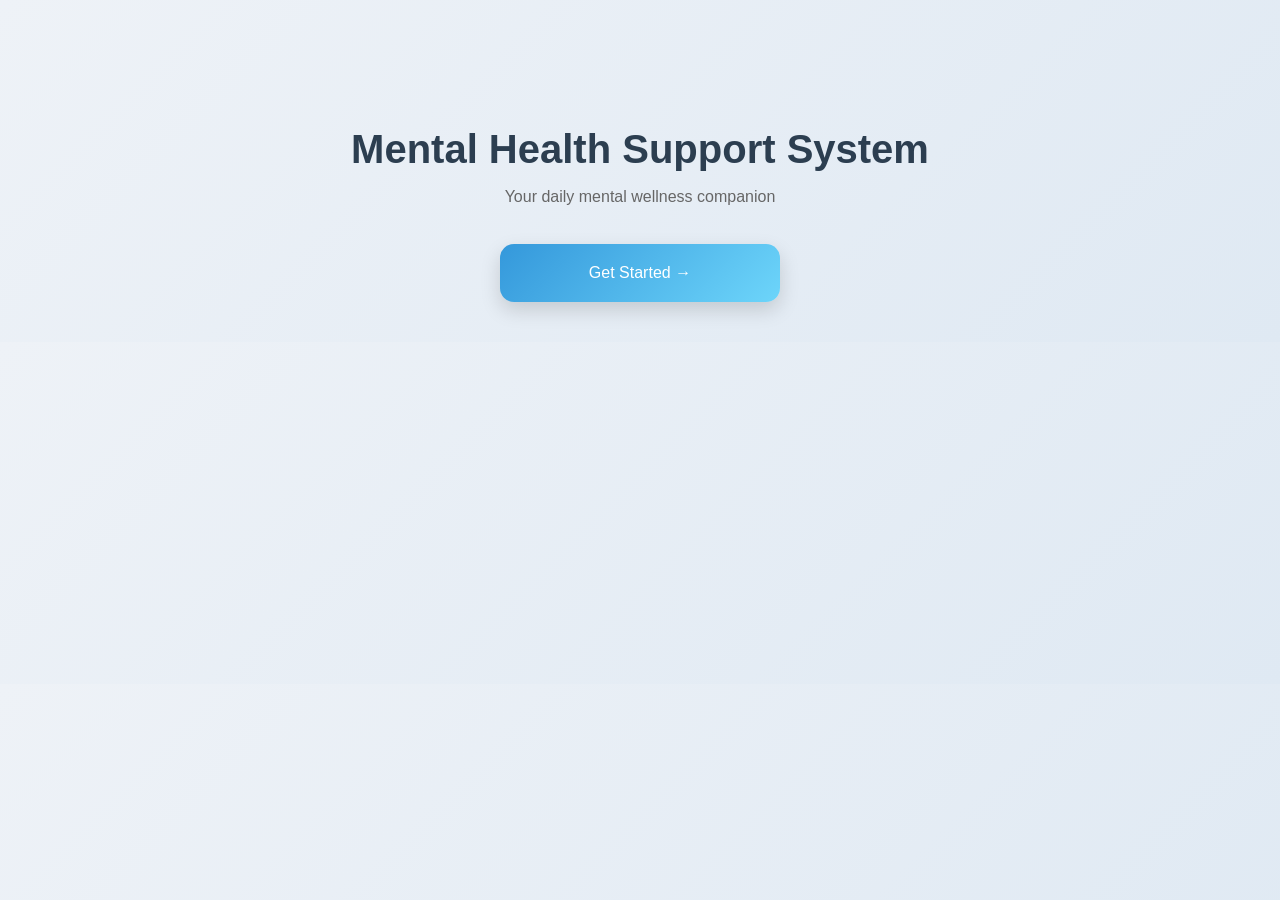
<file: index.html>
<!DOCTYPE html>
<html>
<head>
    <title>Mental Health App</title>
    <link rel="stylesheet" href="style.css">
</head>

<body>

<div class="main center">

    <h1 style="font-size:40px;">Mental Health Support System</h1>
    <p class="subtext">Your daily mental wellness companion</p>

    <br>

    <!-- 🔐 GO TO LOGIN -->
    <a href="login.html" class="card" style="text-decoration:none; padding:20px 40px; display:inline-block;">
        Get Started →
    </a>

</div>

</body>
</html>
</file>
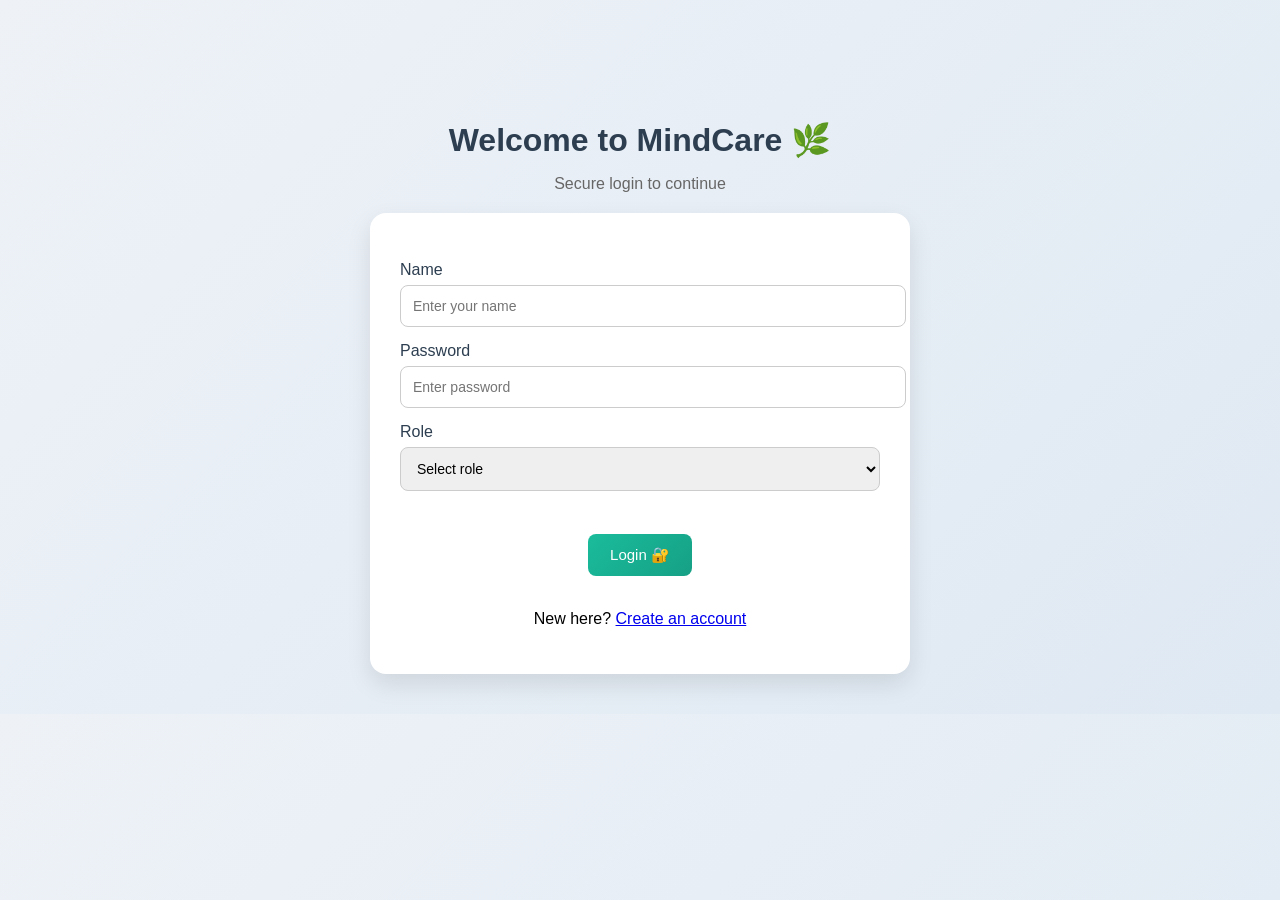
<file: login.html>
<!DOCTYPE html>
<html>
<head>
  <title>Login - MindCare</title>
  <link rel="stylesheet" href="style.css">
</head>
<body>

<div class="main center">
  <h1>Welcome to MindCare 🌿</h1>
  <p class="subtext">Secure login to continue</p>

  <div class="checkin-box">
    <label>Name</label>
    <input type="text" id="name" placeholder="Enter your name">

    <label style="margin-top:15px;">Password</label>
    <input type="password" id="password" placeholder="Enter password">

    <label style="margin-top:15px;">Role</label>
    <select id="role">
      <option value="">Select role</option>
      <option value="student">Student</option>
      <option value="counsellor">Counsellor</option>
      <option value="peer">Peer Support</option>
    </select>

    <br><br>
    <button onclick="handleLogin()">Login 🔐</button>
    <br><br>
    <p>New here? <a href="register.html">Create an account</a></p>
  </div>
</div>

<script src="api.js?v=2"></script>
<script>
async function handleLogin() {
  const name = document.getElementById("name").value.trim();
  const password = document.getElementById("password").value;
  const role = document.getElementById("role").value;

  if (!name || !password || !role) {
    alert("Please fill all fields");
    return;
  }

  try {
    const data = await login(name, password);
    if (data.token) {
      if (role === "student") window.location.href = "student.html";
      else if (role === "counsellor") window.location.href = "counsellor.html";
      else window.location.href = "peer.html";
    } else {
      alert("Login failed: " + (data.error || "Invalid credentials"));
    }
  } catch(err) {
    alert("Error: " + err.message);
  }
}
</script>

</body>
</html>
</file>
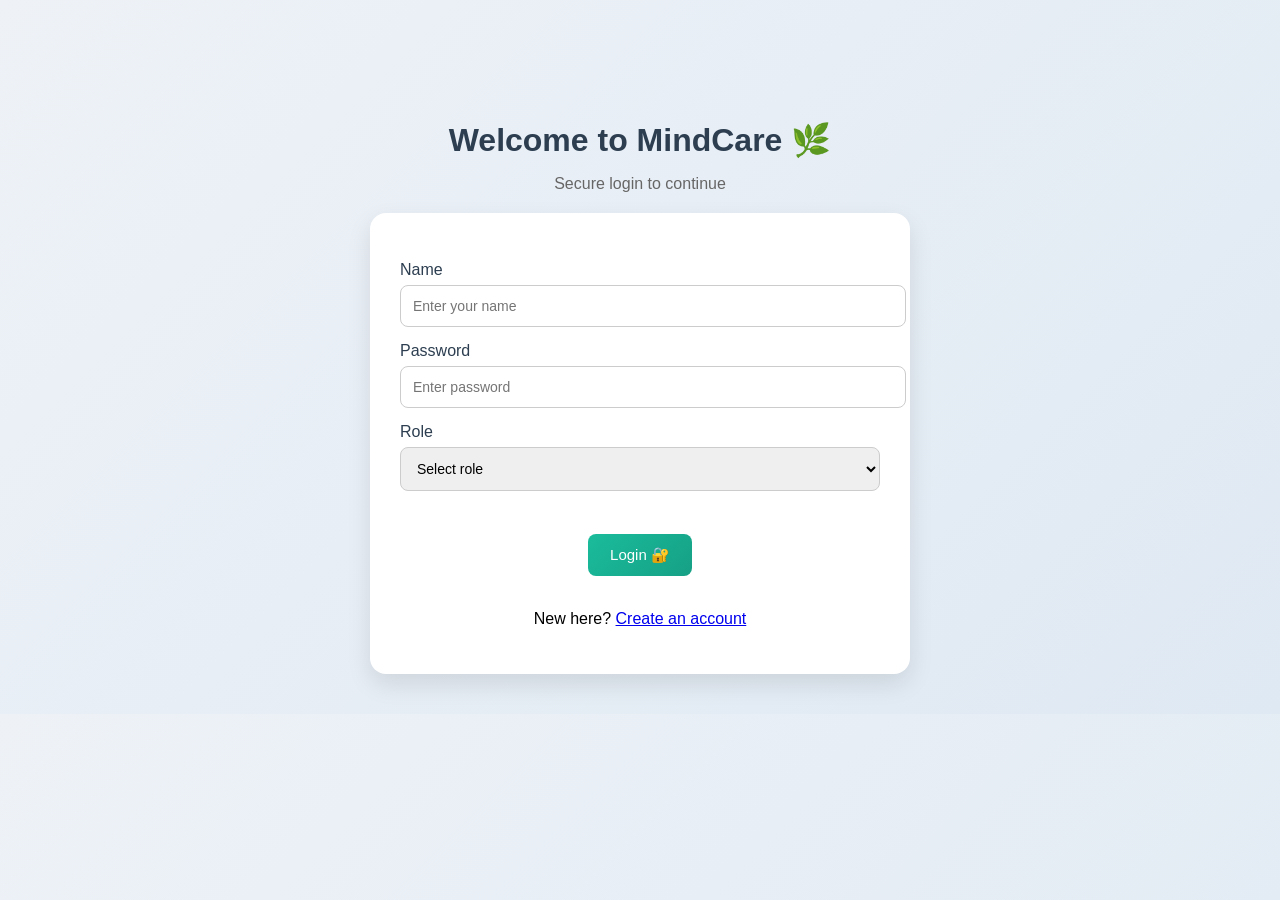
<file: peer.html>
<!DOCTYPE html>
<html>
<head>
  <title>Peer Support</title>
  <link rel="stylesheet" href="style.css">
</head>
<body>

<script>
const isLoggedIn = localStorage.getItem("loggedIn");
if (!isLoggedIn) window.location.href = "login.html";
</script>

<div class="main">
  <h1>Peer Support</h1>
  <p>Welcome, <span id="username"></span></p>

  <div class="form-group">
    <textarea id="postInput" placeholder="Share how you're feeling..."></textarea>
    <button onclick="submitPost()">Post</button>
  </div>

  <div id="posts-list">Loading posts...</div>

  <button onclick="logout()">Logout</button>
</div>

<script src="api.js"></script>
<script>
document.getElementById("username").innerText = localStorage.getItem("userName");

async function loadPosts() {
  const data = await getPeerPosts();
  const posts = data.posts || [];
  const container = document.getElementById('posts-list');

  if (posts.length === 0) {
    container.innerHTML = '<p>No posts yet. Be the first to share!</p>';
    return;
  }

  container.innerHTML = posts.map(p => `
    <div class="post">
      <p><strong>${p.posted_by}</strong>: ${p.content}</p>
      <small>${new Date(p.created_at).toLocaleDateString()}</small>
      <br>
      <input type="text" id="reply-${p.id}" placeholder="Write a reply...">
      <button onclick="submitReply(${p.id})">Reply</button>
      <span>${p.reply_count} replies</span>
    </div>
  `).join('');
}

async function submitPost() {
  const content = document.getElementById('postInput').value.trim();
  if (!content) {
    alert('Please write something first!');
    return;
  }
  const data = await createPeerPost(content);
  if (data.postId) {
    document.getElementById('postInput').value = '';
    alert('Posted successfully!');
    loadPosts();
  } else {
    alert('Error: ' + (data.error || 'Something went wrong'));
  }
}

async function submitReply(postId) {
  const input = document.getElementById(`reply-${postId}`);
  const content = input.value.trim();
  if (!content) {
    alert('Please write a reply first!');
    return;
  }
  const data = await replyToPeerPost(postId, content);
  if (data.message) {
    input.value = '';
    alert('Reply posted!');
    loadPosts();
  } else {
    alert('Error: ' + (data.error || 'Something went wrong'));
  }
}

function logout() {
  localStorage.removeItem("loggedIn");
  localStorage.removeItem("userName");
  localStorage.removeItem("userRole");
  localStorage.removeItem("token");
  window.location.href = "login.html";
}

loadPosts();
</script>

</body>
</html>
</file>
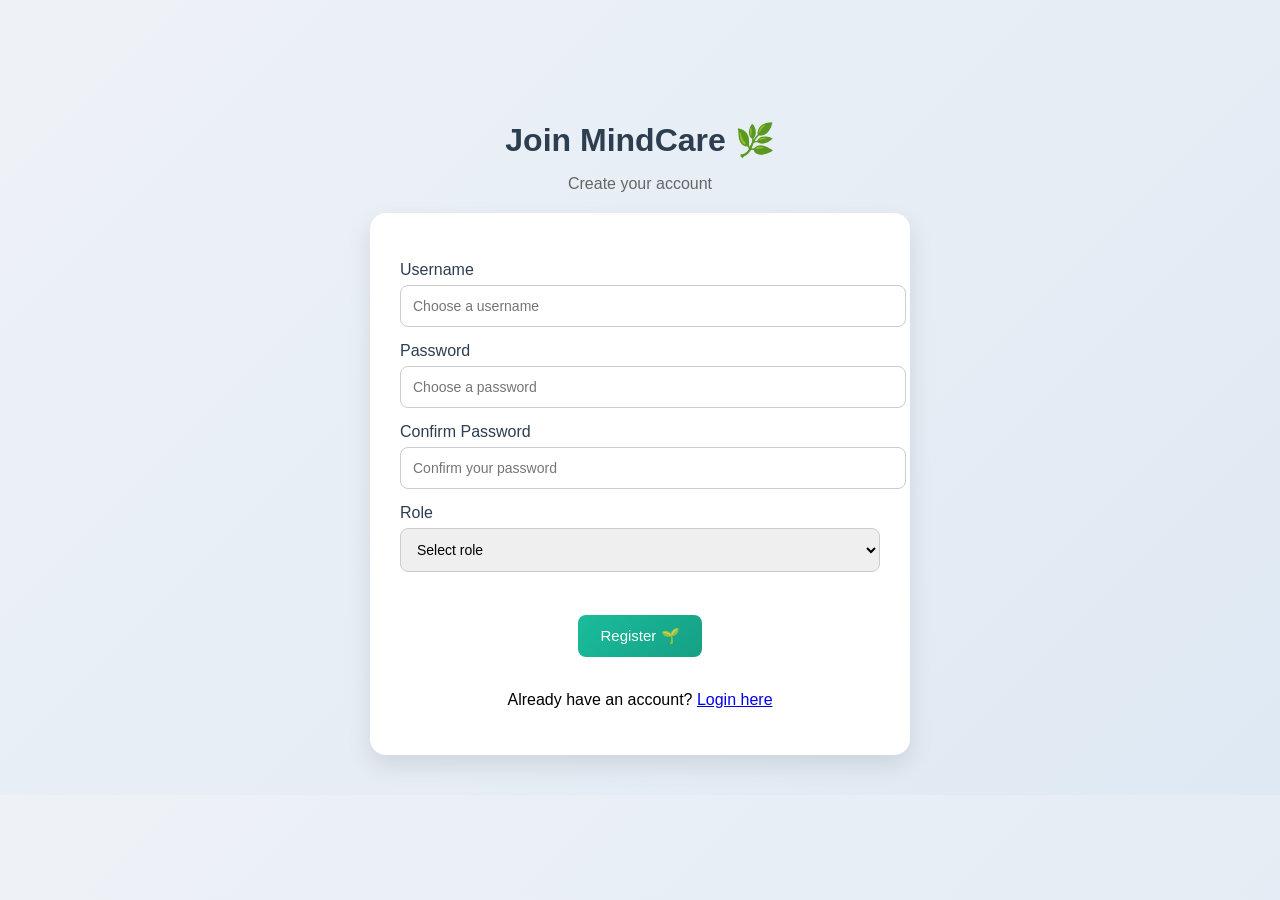
<file: register.html>
<!DOCTYPE html>
<html>
<head>
  <title>Register - MindCare</title>
  <link rel="stylesheet" href="style.css">
</head>
<body>

<div class="main center">
  <h1>Join MindCare 🌿</h1>
  <p class="subtext">Create your account</p>

  <div class="checkin-box">
    <label>Username</label>
    <input type="text" id="username" placeholder="Choose a username">

    <label style="margin-top:15px;">Password</label>
    <input type="password" id="password" placeholder="Choose a password">

    <label style="margin-top:15px;">Confirm Password</label>
    <input type="password" id="confirmpassword" placeholder="Confirm your password">

    <label style="margin-top:15px;">Role</label>
    <select id="role">
      <option value="">Select role</option>
      <option value="student">Student</option>
      <option value="counsellor">Counsellor</option>
      <option value="peer">Peer Support</option>
    </select>

    <br><br>
    <button onclick="handleRegister()">Register 🌱</button>
    <br><br>
    <p>Already have an account? <a href="login.html">Login here</a></p>
  </div>
</div>

<script src="api.js"></script>
<script>
async function handleRegister() {
  const username = document.getElementById("username").value.trim();
  const password = document.getElementById("password").value;
  const confirmpassword = document.getElementById("confirmpassword").value;
  const role = document.getElementById("role").value;

  if (!username || !password || !confirmpassword || !role) {
    alert("Please fill all fields!");
    return;
  }

  if (password !== confirmpassword) {
    alert("Passwords don't match!");
    return;
  }

  if (password.length < 4) {
    alert("Password must be at least 4 characters!");
    return;
  }

  const data = await register(username, password, role);

  if (data.userId) {
    alert("Account created successfully! Please login.");
    window.location.href = "login.html";
  } else {
    alert("Error: " + (data.error || "Something went wrong"));
  }
}
</script>

</body>
</html>
</file>
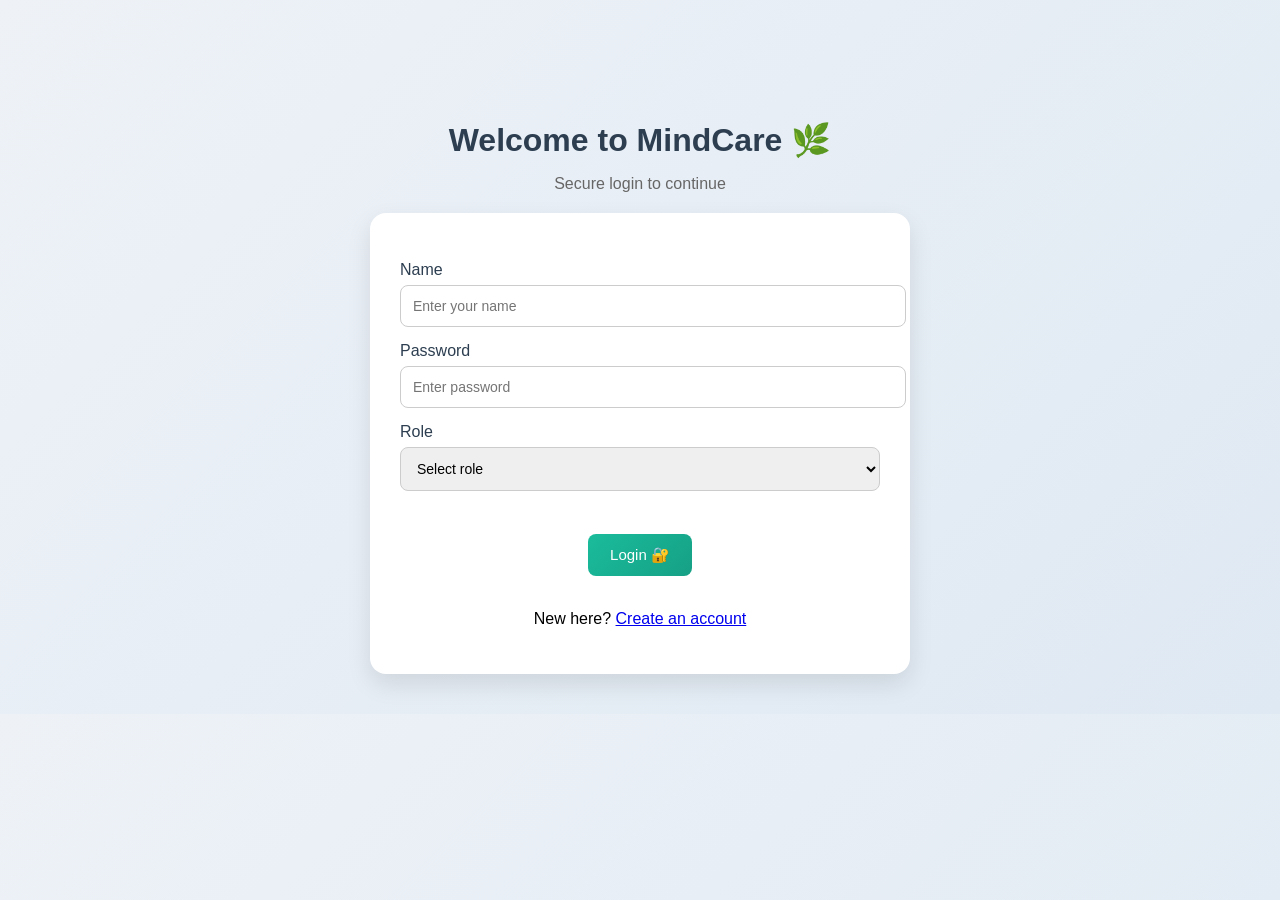
<file: student-detail.html>
<!DOCTYPE html>
<html>
<head>
    <title>Student Details</title>
    <link rel="stylesheet" href="style.css">
</head>

<body>

<script>
// 🔐 Protect page
if (!localStorage.getItem("token")) {
    window.location.href = "login.html";
}
</script>

<div class="container">

    <!-- Sidebar -->
    <div class="sidebar">
        <h2>MindCare</h2>
        <ul>
            <li><a href="counsellor.html">Dashboard</a></li>
            <li><a href="students.html">Students</a></li>
            <li><a href="index.html">Home</a></li>
        </ul>
    </div>

    <!-- Main -->
    <div class="main">

        <h1>Student Details 👤</h1>

        <!-- BASIC INFO -->
        <div class="detail-card">
            <p><strong>Student ID:</strong> <span id="studentId"></span></p>
            <p><strong>Status:</strong> <span id="status"></span></p>
            <p><strong>Last Check-in:</strong> Today</p>
        </div>

        <!-- RESPONSE VIEWER -->
        <div class="detail-card">
            <h3>🧠 Student Responses</h3>
            <ul id="answersList"></ul>
        </div>

        <!-- SUMMARY -->
        <div class="detail-card">
            <h3>📊 Summary</h3>
            <p><strong>Stress Level:</strong> 3</p>
            <p><strong>Sleep:</strong> 6 hours</p>
            <p><strong>Focus:</strong> 4</p>
            <p><strong>Mood:</strong> 😐 Neutral</p>
        </div>

        <!-- COUNSELLOR REPLY -->
        <div class="detail-card">
            <h3>💬 Counsellor Reply</h3>
            <textarea id="reply" placeholder="Write advice..."></textarea>
            <br><br>
            <button onclick="sendReply()">Send Reply</button>
        </div>

        <!-- NOTES -->
        <div class="detail-card">
            <h3>📝 Private Notes</h3>
            <textarea id="notes" placeholder="Only visible to you..."></textarea>
            <br><br>
            <button onclick="saveNotes()">Save Notes</button>
        </div>

        <!-- ACTIONS -->
        <div class="detail-card">
            <h3>🚨 Actions</h3>
            <button onclick="markAlert()">Needs Attention 🚨</button>
            <button onclick="markFollow()">Follow-up 📌</button>
        </div>

    </div>

</div>

<script>

// 🔹 Get ID
const params = new URLSearchParams(window.location.search);
const id = params.get("id");
document.getElementById("studentId").innerText = id;

// 🔥 DUMMY ANSWERS (simulate mental data)
const answers = [
    "Feels tired often",
    "Low motivation",
    "High academic pressure",
    "Feels lonely",
    "Social media stress",
    "Mentally exhausted",
    "Deadlines cause anxiety"
];

// 🔹 Display answers
const list = document.getElementById("answersList");
answers.forEach(a => {
    const li = document.createElement("li");
    li.innerText = a;
    list.appendChild(li);
});

// 🔥 RISK LOGIC
const statusEl = document.getElementById("status");

if (answers.length <= 2) {
    statusEl.innerText = "Normal 😊";
    statusEl.className = "status-normal";
}
else if (answers.length <= 5) {
    statusEl.innerText = "Moderate ⚠️";
    statusEl.className = "status-medium";
}
else {
    statusEl.innerText = "High Risk 🚨";
    statusEl.className = "status-high";
}

// 💬 Send reply
function sendReply() {
    const reply = document.getElementById("reply").value;

    if (!reply) {
        alert("Please write a reply");
        return;
    }

    localStorage.setItem("reply_" + id, reply);
    alert("Reply sent successfully 💬");
}

// 📝 Save notes
function saveNotes() {
    const notes = document.getElementById("notes").value;

    localStorage.setItem("notes_" + id, notes);
    alert("Notes saved ✅");
}

// 🚨 Actions
function markAlert() {
    alert("Marked as Needs Attention 🚨");
}

function markFollow() {
    alert("Marked for Follow-up 📌");
}

</script>

</body>
</html>
</file>
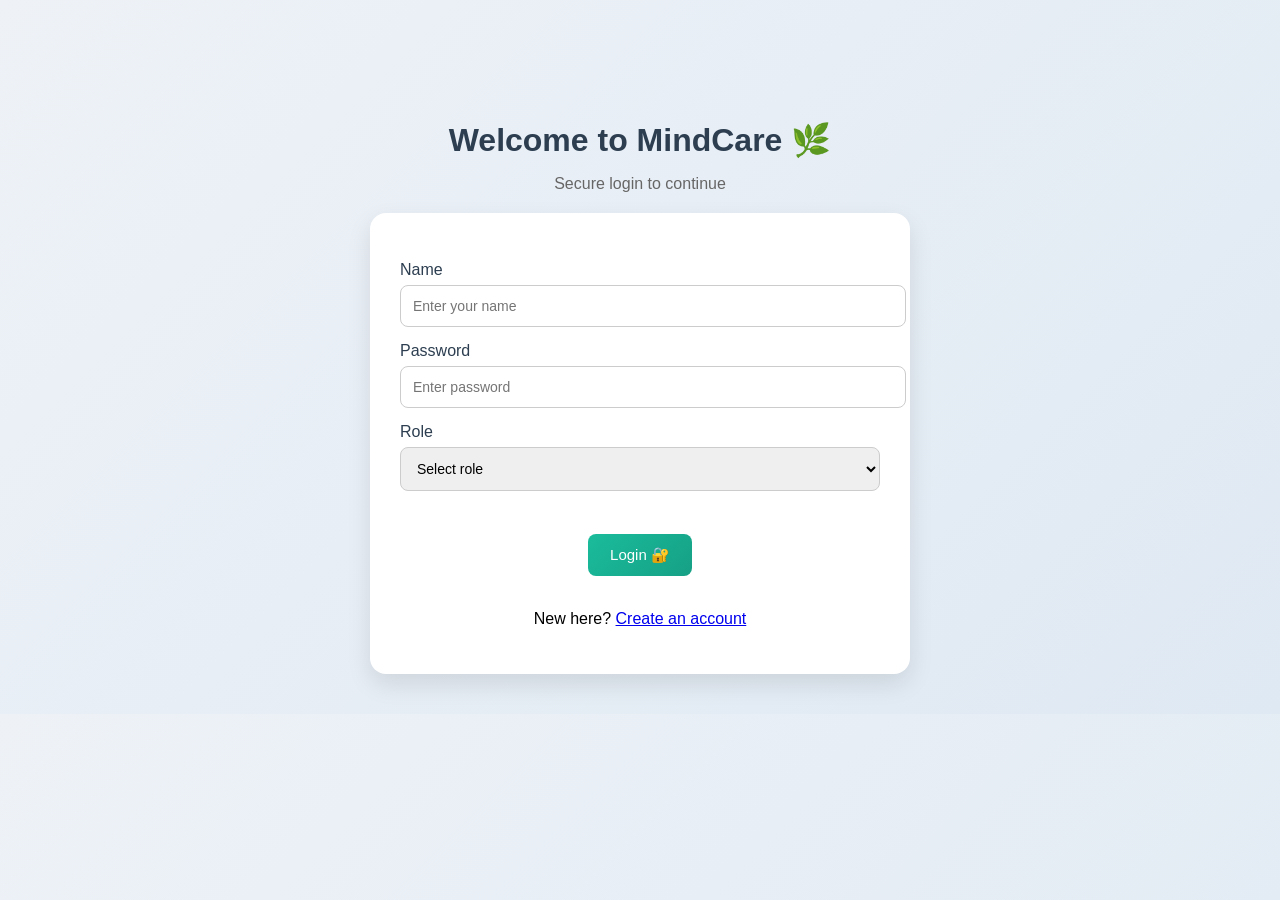
<file: student.html>
<!DOCTYPE html>
<html>
<head>
  <title>Student Check-in</title>
  <link rel="stylesheet" href="style.css">
</head>

<body>

<script>
// 🔐 Login check
const isLoggedIn = localStorage.getItem("loggedIn");
if (!isLoggedIn) window.location.href = "login.html";
</script>

<div class="main center">

  <h1>Daily Check-in 🌿</h1>
  <p>Welcome, <span id="username"></span></p>

  <div class="checkin-box">

    <!-- QUESTIONS -->
    <div class="form-group"><label>😴Do you Wake up feeling rested?</label>
      <select><option>Never</option><option>Rarely</option><option>Sometimes</option><option>Often</option><option>Always</option></select>
    </div>

    <div class="form-group"><label>🌅Are you Motivated to start your day?</label>
      <select><option>Never</option><option>Rarely</option><option>Sometimes</option><option>Often</option><option>Always</option></select>
    </div>

    <div class="form-group"><label>📚Do you feel any Academic pressure?</label>
      <select><option>Never</option><option>Rarely</option><option>Sometimes</option><option>Often</option><option>Always</option></select>
    </div>

    <div class="form-group"><label>😔 Do you Feel lonely?</label>
      <select><option>Never</option><option>Rarely</option><option>Sometimes</option><option>Often</option><option>Always</option></select>
    </div>

    <div class="form-group"><label>🎉 Do you Participate in activities?</label>
      <select><option>Never</option><option>Rarely</option><option>Sometimes</option><option>Often</option><option>Always</option></select>
    </div>

    <div class="form-group"><label>🍽️ Is there any noticeable Appetite changes?</label>
      <select><option>Never</option><option>Rarely</option><option>Sometimes</option><option>Often</option><option>Always</option></select>
    </div>

    <div class="form-group"><label>⏰ Any Deadlines stress?</label>
      <select><option>Never</option><option>Rarely</option><option>Sometimes</option><option>Often</option><option>Always</option></select>
    </div>

    <div class="form-group"><label>🧠 Are you Mentally exhausted?</label>
      <select><option>Never</option><option>Rarely</option><option>Sometimes</option><option>Often</option><option>Always</option></select>
    </div>

    <div class="form-group"><label>📱Is there any Social media stress?</label>
      <select><option>Never</option><option>Rarely</option><option>Sometimes</option><option>Often</option><option>Always</option></select>
    </div>

    <div class="form-group"><label>📲Do you use Phone as an escape?</label>
      <select><option>Never</option><option>Rarely</option><option>Sometimes</option><option>Often</option><option>Always</option></select>
    </div>

    <div class="form-group"><label>🗣️Do you share your thoughts when you are stressed?</label>
      <select><option>Never</option><option>Rarely</option><option>Sometimes</option><option>Often</option><option>Always</option></select>
    </div>

    <div class="form-group"><label>🏠 Do you Feel disconnected?</label>
      <select><option>Never</option><option>Rarely</option><option>Sometimes</option><option>Often</option><option>Always</option></select>
    </div>

    <div class="form-group"><label>🩺 Do you want to Seek help?</label>
      <select><option>Never</option><option>Rarely</option><option>Sometimes</option><option>Often</option><option>Always</option></select>
    </div>

    <div class="form-group"><label>😡Are you Irritated easily?</label>
      <select><option>Never</option><option>Rarely</option><option>Sometimes</option><option>Often</option><option>Always</option></select>
    </div>

    <div class="form-group"><label>🎭Do you Lose interest easily?</label>
      <select><option>Never</option><option>Rarely</option><option>Sometimes</option><option>Often</option><option>Always</option></select>
    </div>

    <div class="form-group"><label>💪Are you able to Handle problems?</label>
      <select><option>Never</option><option>Rarely</option><option>Sometimes</option><option>Often</option><option>Always</option></select>
    </div>

    <div class="form-group"><label>⚠️Do you Feel unsafe?</label>
      <select><option>Never</option><option>Rarely</option><option>Sometimes</option><option>Often</option><option>Always</option></select>
    </div>

    <div class="form-group"><label>😴 Do you Feel exhausted?</label>
      <select><option>Never</option><option>Rarely</option><option>Sometimes</option><option>Often</option><option>Always</option></select>
    </div>

    <button onclick="handleCheckin()">Submit 💙</button>

  </div>

  <br>
  <button onclick="logout()">Logout</button>

</div>

<script src="api.js"></script>

<script>
// 👤 Username
document.getElementById("username").innerText =
  localStorage.getItem("userName");

// 🚀 Submit (connected to backend)
async function handleCheckin() {

  const selects = document.querySelectorAll("select");
  const answers = [];

  selects.forEach(s => answers.push(s.value));

  // 🧠 Simple conversion for backend (optional)
  const stress = answers[2] === "Often" || answers[2] === "Always" ? 4 : 2;
  const sleep = 6; // default since no direct input now
  const focus = answers[7] === "Often" ? 4 : 2;
  const mood = "Survey Submitted";

  const data = await submitCheckin(stress, sleep, focus, mood);

  if (data.sessionId) {
    alert("Check-in submitted successfully!");
  } else {
    alert("Error: " + (data.error || "Something went wrong"));
  }
}

// 🔓 Logout
function logout() {
  localStorage.clear();
  window.location.href = "login.html";
}
</script>

</body>
</html>
</file>
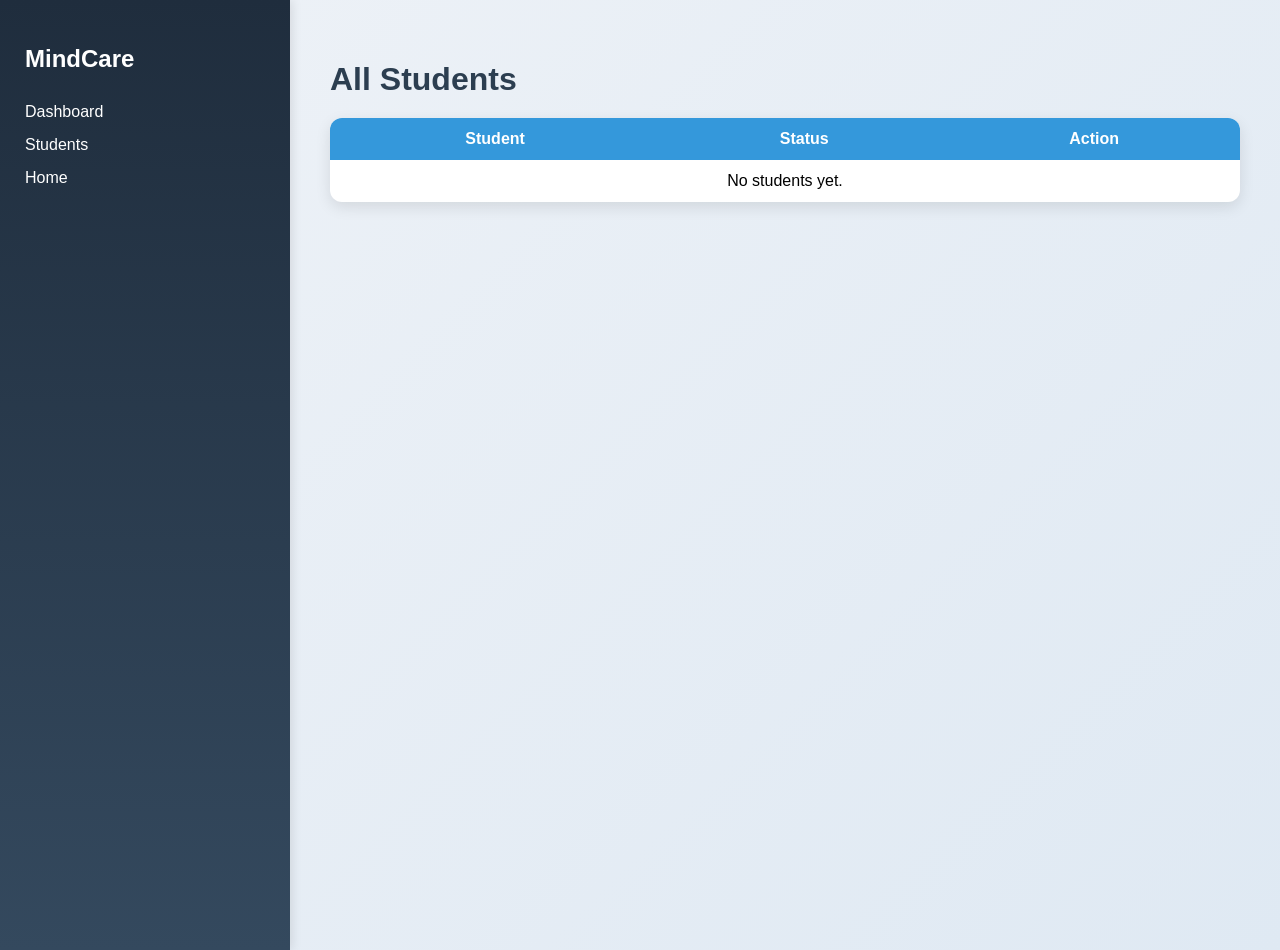
<file: students.html>
<!DOCTYPE html>
<html>
<head>
  <title>Students</title>
  <link rel="stylesheet" href="style.css">
</head>
<body>

<div class="container">
  <div class="sidebar">
    <h2>MindCare</h2>
    <ul>
      <li><a href="counsellor.html">Dashboard</a></li>
      <li><a href="students.html">Students</a></li>
      <li><a href="index.html">Home</a></li>
    </ul>
  </div>
  <div class="main">
    <h1>All Students</h1>
    <table>
      <tr>
        <th>Student</th>
        <th>Status</th>
        <th>Action</th>
      </tr>
      <tbody id="student-list">
        <tr><td colspan="3">Loading...</td></tr>
      </tbody>
    </table>
  </div>
</div>

<script src="api.js"></script>
<script>
async function loadStudents() {
  const tbody = document.getElementById('student-list');

  const openData = await getOpenSessions();
  const myData = await getMyCounsellorSessions();

  const openSessions = (openData.sessions || []).map(s => ({...s, mine: false}));
  const mySessions = (myData.sessions || []).map(s => ({...s, mine: true}));

  const allSessions = [...openSessions, ...mySessions];

  if (allSessions.length === 0) {
    tbody.innerHTML = '<tr><td colspan="3">No students yet.</td></tr>';
    return;
  }

  tbody.innerHTML = allSessions.map(s => `
    <tr>
      <td>${s.student_name}</td>
      <td style="color:${s.status === 'open' ? 'orange' : s.status === 'in_progress' ? 'green' : 'gray'};">
        ${s.status}
      </td>
      <td>
        ${!s.mine
          ? `<button onclick="handleClaim(${s.id})">Claim</button>`
          : `<a href="student-detail.html?id=${s.id}">View</a>`
        }
      </td>
    </tr>
  `).join('');
}

async function handleClaim(sessionId) {
  const data = await claimSession(sessionId);
  if (data.message) {
    alert("Session claimed!");
    loadStudents();
  } else {
    alert("Error: " + (data.error || "Something went wrong"));
  }
}

loadStudents();
</script>

</body>
</html>
</file>
<file: style.css>
/* Reset */
body {
    margin: 0;
    font-family: 'Segoe UI', sans-serif;
    background: linear-gradient(135deg, #eef2f7, #dfe9f3);
}

/* Layout */
.container {
    display: flex;
}

.main {
    flex: 1;
    padding: 40px;
}

/* Sidebar */
.sidebar {
    width: 240px;
    background: linear-gradient(180deg, #1f2d3d, #34495e);
    color: white;
    height: 100vh;
    padding: 25px;
    box-shadow: 2px 0 10px rgba(0,0,0,0.1);
}

.sidebar h2 {
    margin-bottom: 30px;
}

.sidebar ul {
    list-style: none;
    padding: 0;
}

.sidebar li {
    margin: 15px 0;
}

.sidebar a {
    text-decoration: none;
    color: white;
    transition: 0.3s;
}

.sidebar a:hover {
    color: #1abc9c;
}

/* Center Page */
.center {
    text-align: center;
    margin-top: 60px;
}

/* Cards */
.cards {
    display: flex;
    gap: 20px;
    justify-content: center;
    margin: 30px 0;
}

.card {
    background: linear-gradient(135deg, #3498db, #6dd5fa);
    color: white;
    padding: 25px;
    border-radius: 14px;
    text-decoration: none;
    width: 200px;
    text-align: center;
    box-shadow: 0 8px 20px rgba(0,0,0,0.15);
    transition: 0.3s;
}

.card:hover {
    transform: translateY(-8px) scale(1.02);
}

/* Table */
table {
    width: 100%;
    border-collapse: collapse;
    margin-top: 20px;
    background: white;
    border-radius: 12px;
    overflow: hidden;
    box-shadow: 0 5px 15px rgba(0,0,0,0.1);
}

th {
    background: #3498db;
    color: white;
}

td, th {
    padding: 12px;
    text-align: center;
}

tr:nth-child(even) {
    background: #f9f9f9;
}

tr:hover {
    background: #eef5ff;
}

/* Forms */
.form-group {
    margin-bottom: 20px;
}

/* Check-in box (student page) */
.checkin-box {
    background: white;
    padding: 30px;
    border-radius: 16px;
    width: 480px;
    margin: auto;
    box-shadow: 0 10px 25px rgba(0,0,0,0.1);
    max-height: 75vh;
    overflow-y: auto;
}

/* Scrollbar */
.checkin-box::-webkit-scrollbar {
    width: 6px;
}

.checkin-box::-webkit-scrollbar-thumb {
    background: #ccc;
    border-radius: 10px;
}

/* Labels */
.checkin-box label {
    display: block;
    margin-top: 18px;
    font-weight: 500;
    text-align: left;
    color: #2c3e50;
}

/* Inputs */
input, textarea, select {
    width: 100%;
    padding: 12px;
    margin-top: 6px;
    border-radius: 8px;
    border: 1px solid #ccc;
    outline: none;
    transition: 0.2s;
    font-size: 14px;
}

input:focus, textarea:focus, select:focus {
    border-color: #3498db;
    box-shadow: 0 0 5px rgba(52,152,219,0.4);
}

/* Buttons */
button {
    background: linear-gradient(135deg, #1abc9c, #16a085);
    color: white;
    padding: 12px 22px;
    border: none;
    border-radius: 8px;
    cursor: pointer;
    transition: 0.3s;
    font-size: 15px;
}

button:hover {
    transform: scale(1.05);
    box-shadow: 0 5px 12px rgba(0,0,0,0.2);
}

/* Submit spacing */
.checkin-box button {
    margin-top: 25px;
}

/* Headings */
h1 {
    margin-bottom: 10px;
    color: #2c3e50;
}

.subtext {
    color: #666;
    margin-bottom: 20px;
}

/* Peer Post */
.post {
    background: linear-gradient(135deg, #6dd5fa, #2980b9);
    color: white;
    padding: 18px;
    border-radius: 12px;
    margin-top: 15px;
    box-shadow: 0 5px 12px rgba(0,0,0,0.15);
}

.post button {
    margin-right: 10px;
    margin-top: 10px;
}

/* Like Button */
button.liked {
    background: linear-gradient(135deg, #e74c3c, #ff6b6b);
}

/* Like Info */
.likedBy {
    font-size: 13px;
    margin-top: 5px;
    color: #fff;
}

/* 🔥 NEW: Counsellor Detail Cards */
.detail-card {
    background: white;
    padding: 20px;
    border-radius: 12px;
    margin-top: 20px;
    box-shadow: 0 5px 12px rgba(0,0,0,0.1);
    text-align: left;
}

/* 🔥 Risk Status Colors */
.status-normal {
    color: green;
    font-weight: bold;
}

.status-medium {
    color: orange;
    font-weight: bold;
}

.status-high {
    color: red;
    font-weight: bold;
}

/* Responsive */
@media (max-width: 768px) {
    .cards {
        flex-direction: column;
        align-items: center;
    }

    .checkin-box {
        width: 90%;
        max-height: 80vh;
    }

    input, textarea, select {
        width: 100%;
    }
}
</file>
